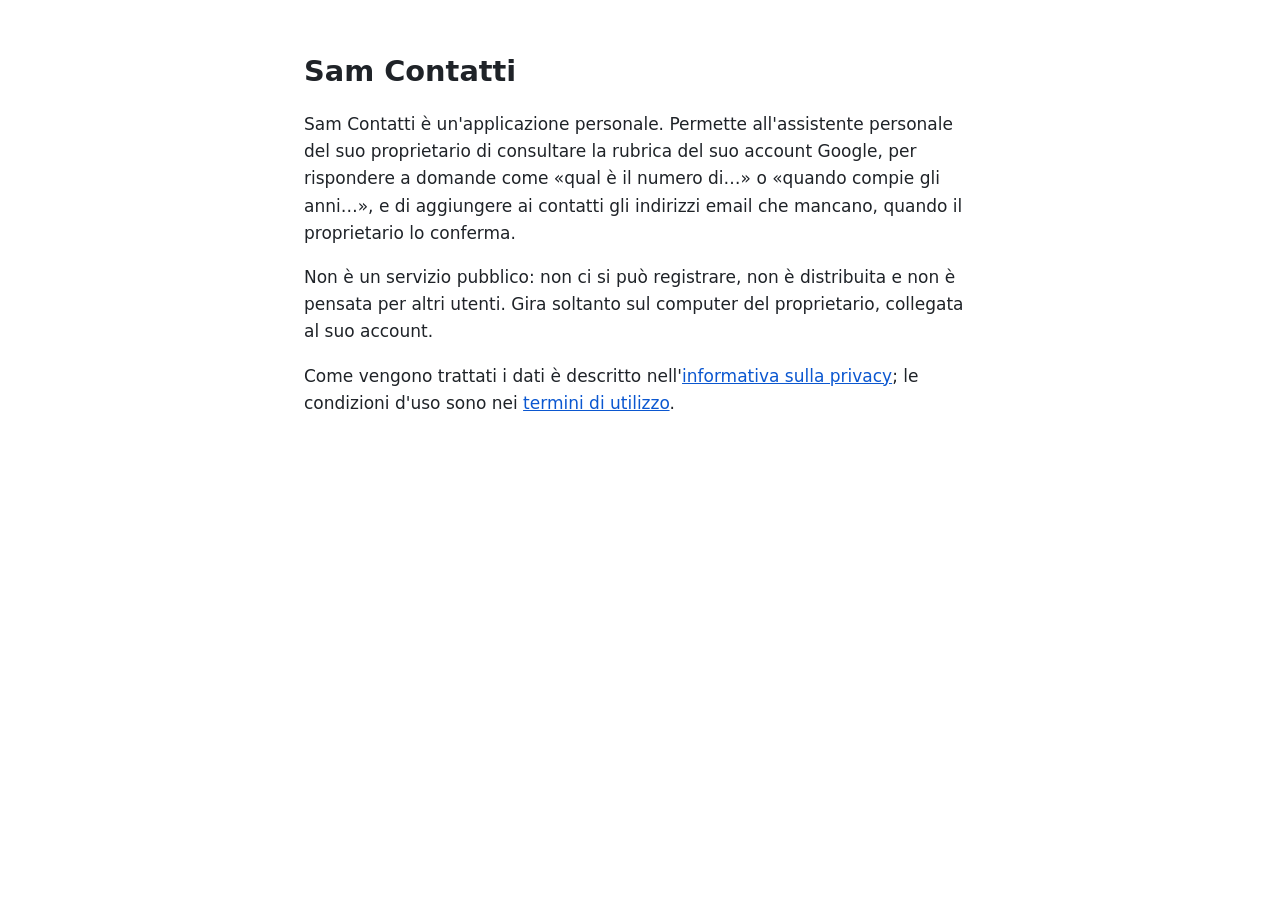
<file: index.html>
<!doctype html>
<html lang="it">
<head>
<meta charset="utf-8">
<meta name="viewport" content="width=device-width, initial-scale=1">
<title>Sam Contatti</title>
<link rel="stylesheet" href="stile.css">
</head>
<body>
<main>
<h1>Sam Contatti</h1>
<p>Sam Contatti è un'applicazione personale. Permette all'assistente personale del suo proprietario di consultare la rubrica del suo account Google, per rispondere a domande come «qual è il numero di…» o «quando compie gli anni…», e di aggiungere ai contatti gli indirizzi email che mancano, quando il proprietario lo conferma.</p>
<p>Non è un servizio pubblico: non ci si può registrare, non è distribuita e non è pensata per altri utenti. Gira soltanto sul computer del proprietario, collegata al suo account.</p>
<p>Come vengono trattati i dati è descritto nell'<a href="privacy.html">informativa sulla privacy</a>; le condizioni d'uso sono nei <a href="termini.html">termini di utilizzo</a>.</p>
</main>
</body>
</html>
</file>
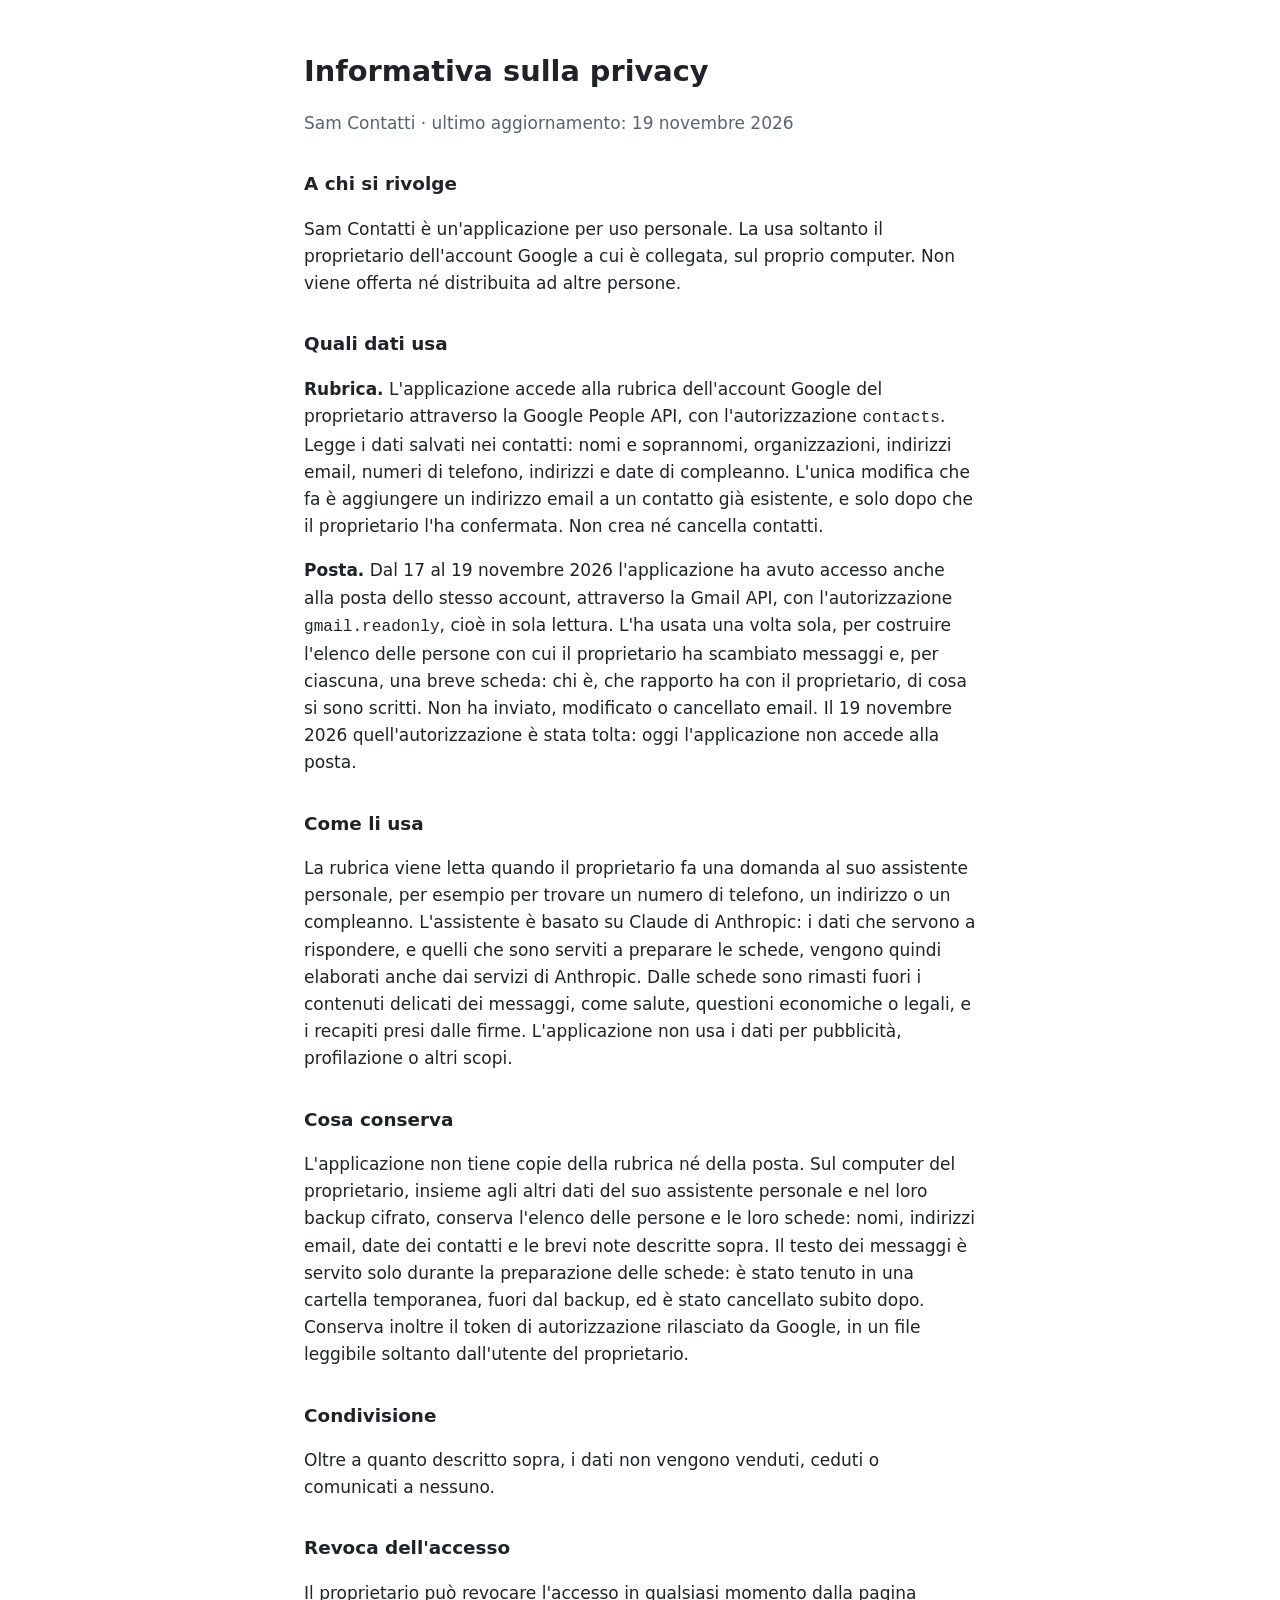
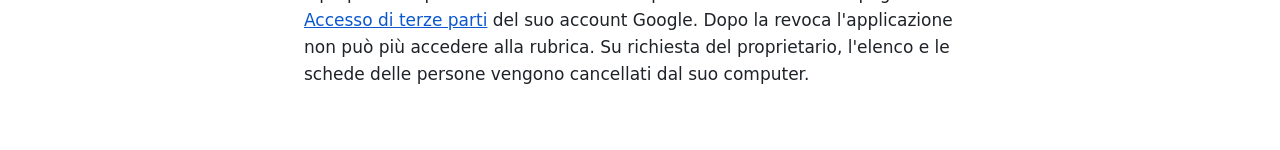
<file: privacy.html>
<!doctype html>
<html lang="it">
<head>
<meta charset="utf-8">
<meta name="viewport" content="width=device-width, initial-scale=1">
<title>Sam Contatti · Privacy</title>
<link rel="stylesheet" href="stile.css">
</head>
<body>
<main>
<h1>Informativa sulla privacy</h1>
<p class="nota">Sam Contatti · ultimo aggiornamento: 19 novembre 2026</p>

<h2>A chi si rivolge</h2>
<p>Sam Contatti è un'applicazione per uso personale. La usa soltanto il proprietario dell'account Google a cui è collegata, sul proprio computer. Non viene offerta né distribuita ad altre persone.</p>

<h2>Quali dati usa</h2>
<p><strong>Rubrica.</strong> L'applicazione accede alla rubrica dell'account Google del proprietario attraverso la Google People API, con l'autorizzazione <code>contacts</code>. Legge i dati salvati nei contatti: nomi e soprannomi, organizzazioni, indirizzi email, numeri di telefono, indirizzi e date di compleanno. L'unica modifica che fa è aggiungere un indirizzo email a un contatto già esistente, e solo dopo che il proprietario l'ha confermata. Non crea né cancella contatti.</p>
<p><strong>Posta.</strong> Dal 17 al 19 novembre 2026 l'applicazione ha avuto accesso anche alla posta dello stesso account, attraverso la Gmail API, con l'autorizzazione <code>gmail.readonly</code>, cioè in sola lettura. L'ha usata una volta sola, per costruire l'elenco delle persone con cui il proprietario ha scambiato messaggi e, per ciascuna, una breve scheda: chi è, che rapporto ha con il proprietario, di cosa si sono scritti. Non ha inviato, modificato o cancellato email. Il 19 novembre 2026 quell'autorizzazione è stata tolta: oggi l'applicazione non accede alla posta.</p>

<h2>Come li usa</h2>
<p>La rubrica viene letta quando il proprietario fa una domanda al suo assistente personale, per esempio per trovare un numero di telefono, un indirizzo o un compleanno. L'assistente è basato su Claude di Anthropic: i dati che servono a rispondere, e quelli che sono serviti a preparare le schede, vengono quindi elaborati anche dai servizi di Anthropic. Dalle schede sono rimasti fuori i contenuti delicati dei messaggi, come salute, questioni economiche o legali, e i recapiti presi dalle firme. L'applicazione non usa i dati per pubblicità, profilazione o altri scopi.</p>

<h2>Cosa conserva</h2>
<p>L'applicazione non tiene copie della rubrica né della posta. Sul computer del proprietario, insieme agli altri dati del suo assistente personale e nel loro backup cifrato, conserva l'elenco delle persone e le loro schede: nomi, indirizzi email, date dei contatti e le brevi note descritte sopra. Il testo dei messaggi è servito solo durante la preparazione delle schede: è stato tenuto in una cartella temporanea, fuori dal backup, ed è stato cancellato subito dopo. Conserva inoltre il token di autorizzazione rilasciato da Google, in un file leggibile soltanto dall'utente del proprietario.</p>

<h2>Condivisione</h2>
<p>Oltre a quanto descritto sopra, i dati non vengono venduti, ceduti o comunicati a nessuno.</p>

<h2>Revoca dell'accesso</h2>
<p>Il proprietario può revocare l'accesso in qualsiasi momento dalla pagina <a href="https://myaccount.google.com/permissions">Accesso di terze parti</a> del suo account Google. Dopo la revoca l'applicazione non può più accedere alla rubrica. Su richiesta del proprietario, l'elenco e le schede delle persone vengono cancellati dal suo computer.</p>
</main>
</body>
</html>
</file>
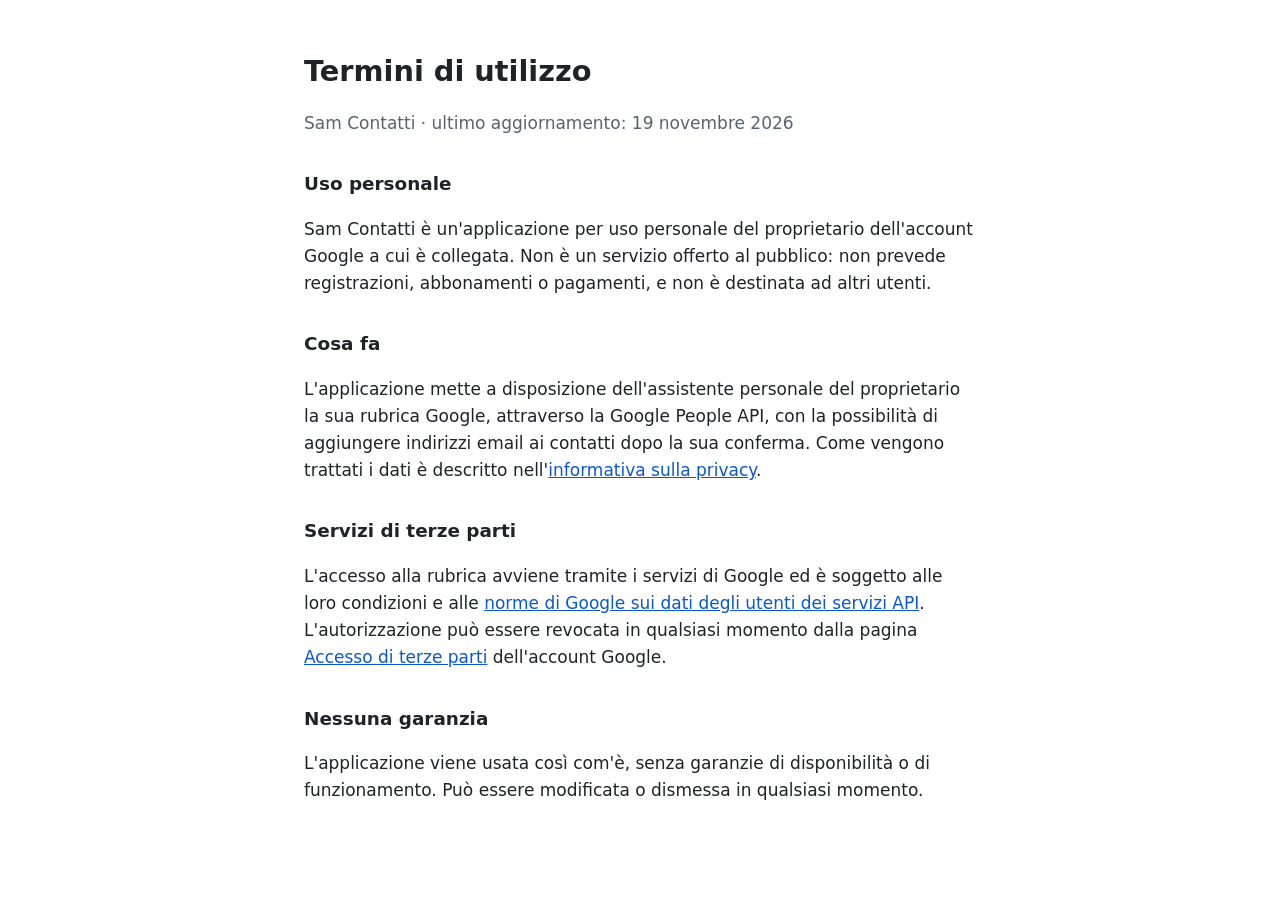
<file: termini.html>
<!doctype html>
<html lang="it">
<head>
<meta charset="utf-8">
<meta name="viewport" content="width=device-width, initial-scale=1">
<title>Sam Contatti · Termini</title>
<link rel="stylesheet" href="stile.css">
</head>
<body>
<main>
<h1>Termini di utilizzo</h1>
<p class="nota">Sam Contatti · ultimo aggiornamento: 19 novembre 2026</p>

<h2>Uso personale</h2>
<p>Sam Contatti è un'applicazione per uso personale del proprietario dell'account Google a cui è collegata. Non è un servizio offerto al pubblico: non prevede registrazioni, abbonamenti o pagamenti, e non è destinata ad altri utenti.</p>

<h2>Cosa fa</h2>
<p>L'applicazione mette a disposizione dell'assistente personale del proprietario la sua rubrica Google, attraverso la Google People API, con la possibilità di aggiungere indirizzi email ai contatti dopo la sua conferma. Come vengono trattati i dati è descritto nell'<a href="privacy.html">informativa sulla privacy</a>.</p>

<h2>Servizi di terze parti</h2>
<p>L'accesso alla rubrica avviene tramite i servizi di Google ed è soggetto alle loro condizioni e alle <a href="https://developers.google.com/terms/api-services-user-data-policy">norme di Google sui dati degli utenti dei servizi API</a>. L'autorizzazione può essere revocata in qualsiasi momento dalla pagina <a href="https://myaccount.google.com/permissions">Accesso di terze parti</a> dell'account Google.</p>

<h2>Nessuna garanzia</h2>
<p>L'applicazione viene usata così com'è, senza garanzie di disponibilità o di funzionamento. Può essere modificata o dismessa in qualsiasi momento.</p>
</main>
</body>
</html>
</file>
<file: stile.css>
:root {
  --testo: #1f2328;
  --tenue: #59636e;
  --sfondo: #ffffff;
  --link: #0b57d0;
}
@media (prefers-color-scheme: dark) {
  :root {
    --testo: #e6edf3;
    --tenue: #9198a1;
    --sfondo: #0d1117;
    --link: #7cacf8;
  }
}
body {
  margin: 0;
  background: var(--sfondo);
  color: var(--testo);
  font: 17px/1.6 system-ui, -apple-system, "Segoe UI", Roboto, sans-serif;
}
main {
  max-width: 42rem;
  margin: 0 auto;
  padding: 3rem 1rem;
}
h1 { font-size: 1.8rem; margin: 0 0 1rem; }
h2 { font-size: 1.15rem; margin: 2rem 0 0.5rem; }
a { color: var(--link); }
code { font-size: 0.95em; }
.nota { color: var(--tenue); margin-top: 0; }
</file>
